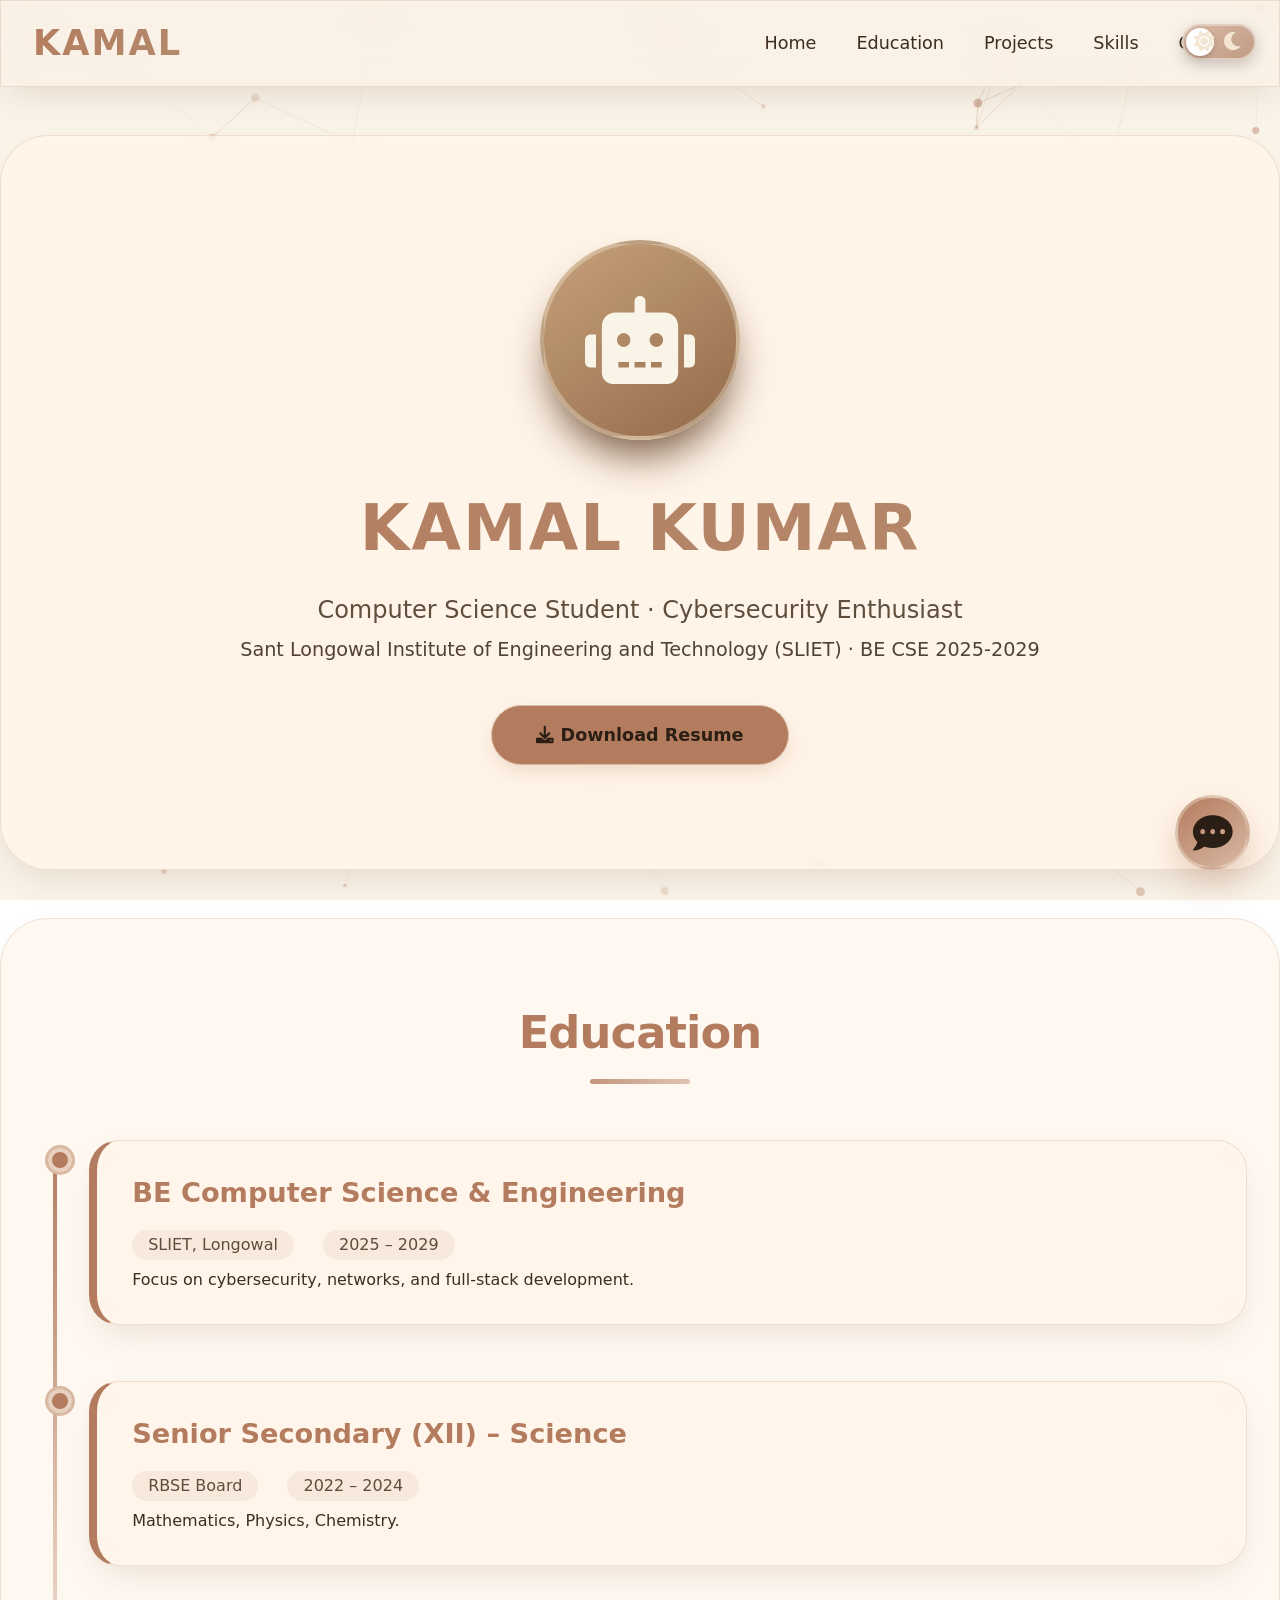
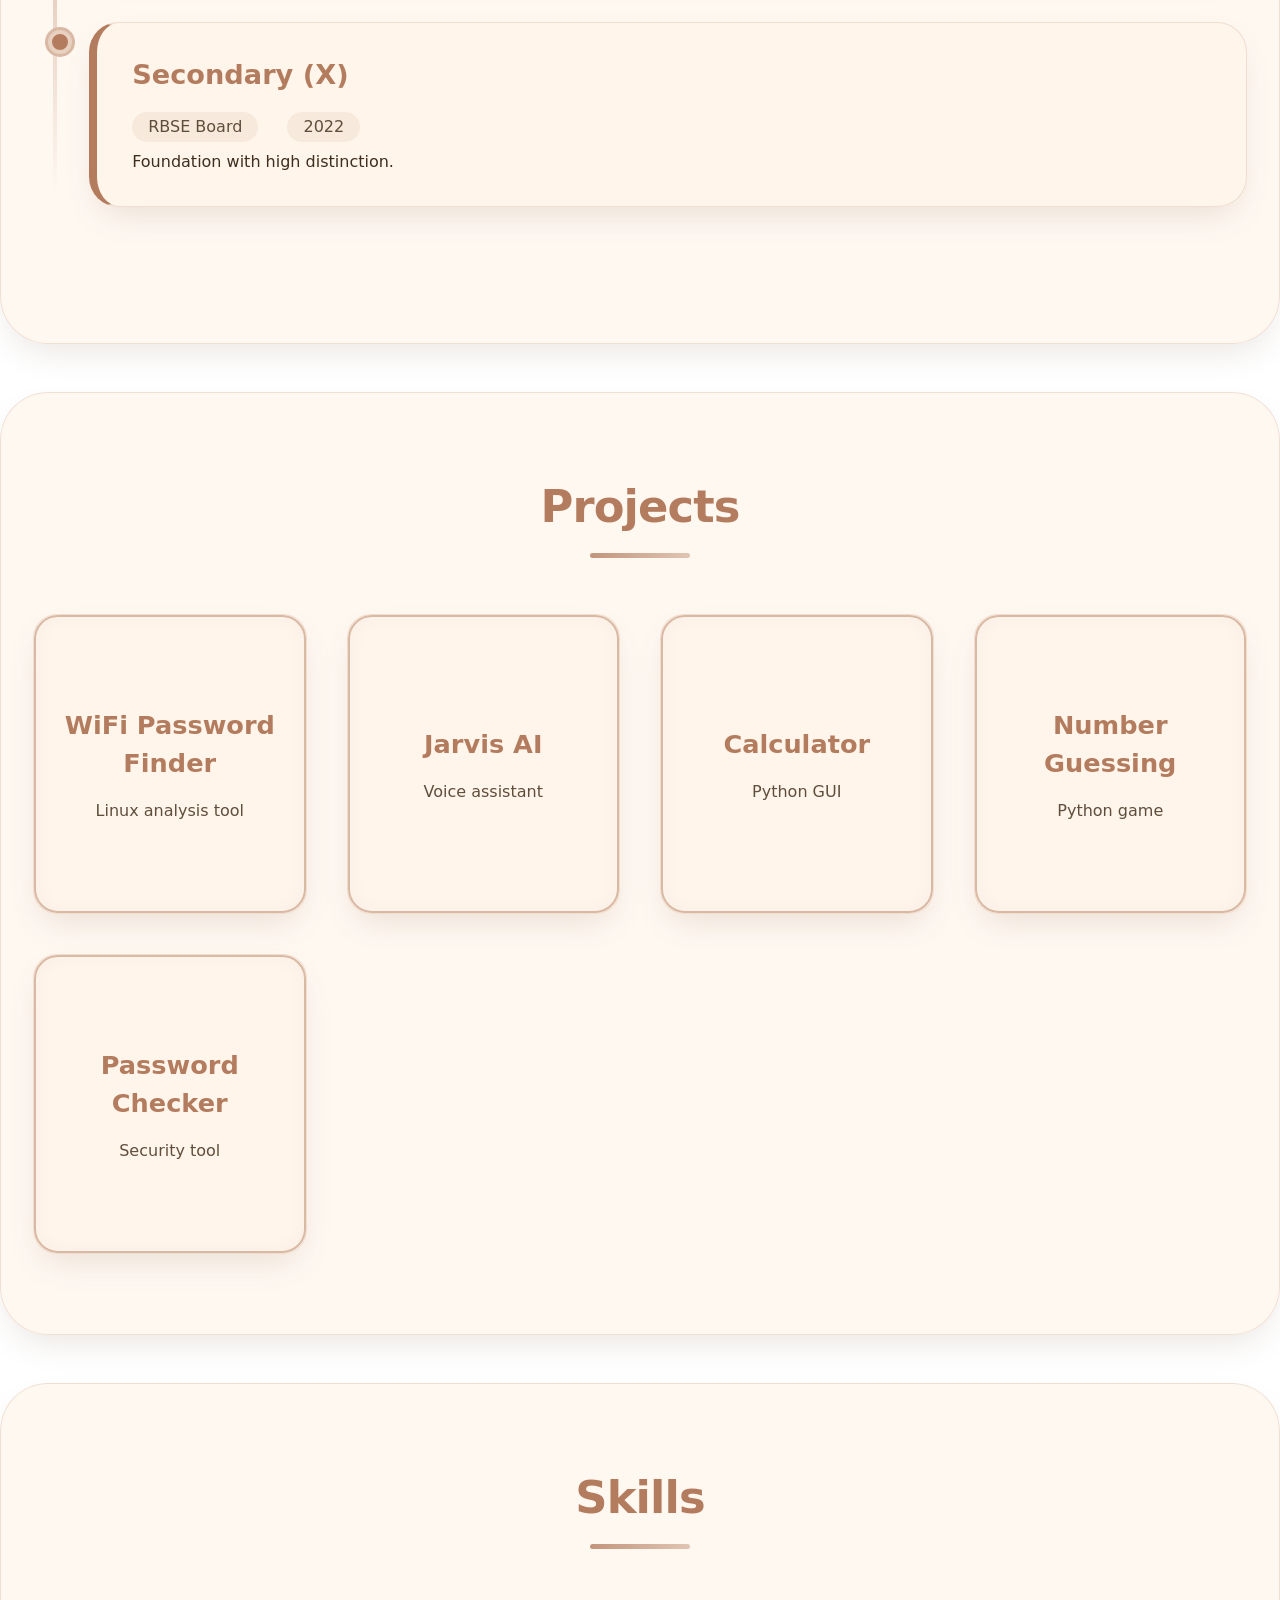
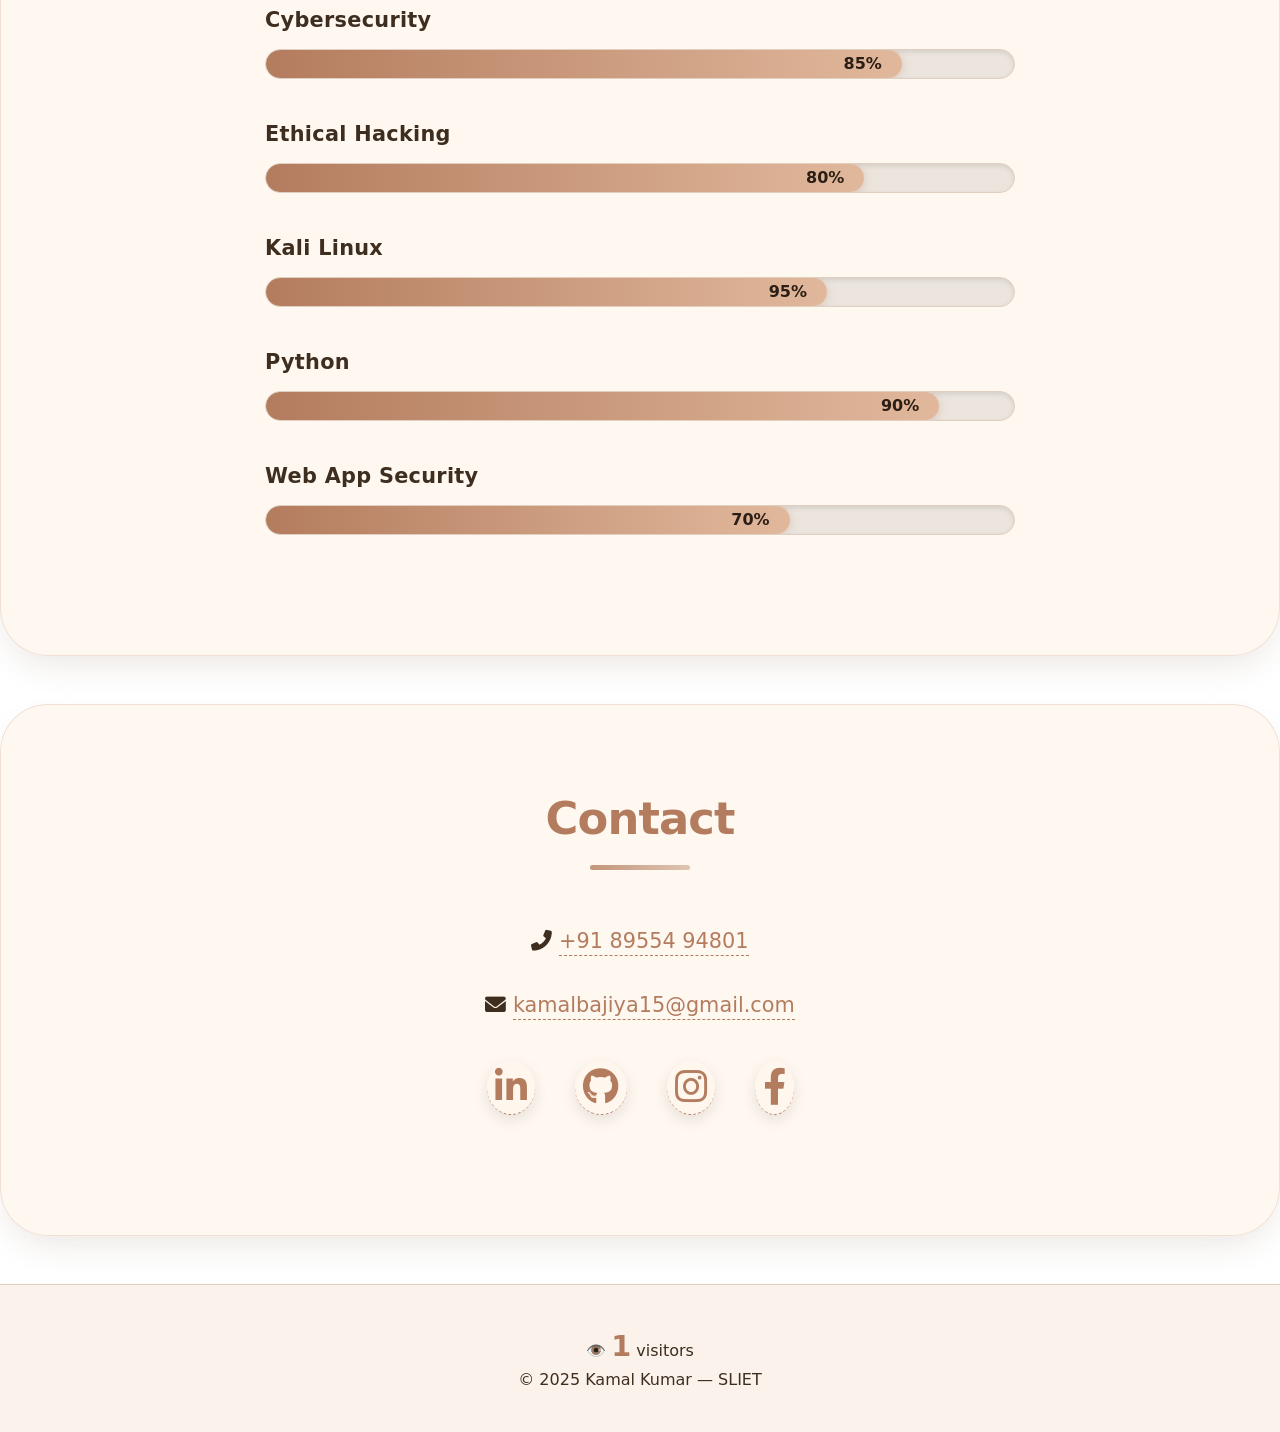
<file: index.html>
<!DOCTYPE html>

<html lang="en">
<head>
  <meta charset="UTF-8">
  <meta name="viewport" content="width=device-width, initial-scale=1.0">
  <title>Kamal Kumar · CS portfolio</title>
  <!-- Font Awesome 6 (free) -->
  <link rel="stylesheet" href="https://cdnjs.cloudflare.com/ajax/libs/font-awesome/6.0.0-beta3/css/all.min.css">
  <style>
    /* ========== style.css ========== */
    /* ----- RESET & PREMIUM BASE ----- */
    * {
      margin: 0;
      padding: 0;
      box-sizing: border-box;
      font-family: 'Inter', 'Segoe UI', Roboto, system-ui, sans-serif;
    }

    html {
      scroll-behavior: smooth;
    }

    body {
      position: relative;
      background-color: #faf3e8;
      transition: background-color 0.4s ease, color 0.3s ease;
      min-height: 100vh;
      overflow-x: hidden;
      line-height: 1.5;
    }

    /* particle canvas (improved) */
    #particle-canvas {
      position: fixed;
      top: 0;
      left: 0;
      width: 100%;
      height: 100%;
      z-index: -1;
      pointer-events: none;
    }

    /* ----- THEME VARIABLES (coffee / beige) ----- */
    body.light-theme {
      --bg-primary: rgba(250, 243, 232, 0.7);
      --bg-card: rgba(255, 245, 235, 0.7);
      --glass-border: rgba(180, 124, 94, 0.2);
      --text-primary: #3e2e1f;
      --text-secondary: #5f4e3c;
      --accent: #b47c5e;
      --accent-light: #d9b8a4;
      --accent-glow: rgba(180, 124, 94, 0.3);
      --shadow: 0 15px 35px -10px rgba(100, 70, 40, 0.15);
      --border: #e0cfc0;
      --nav-bg: rgba(250, 240, 230, 0.8);
      --timeline-line: #bda792;
    }

    body.dark-theme {
      --bg-primary: rgba(40, 30, 22, 0.75);
      --bg-card: rgba(60, 45, 35, 0.8);
      --glass-border: rgba(217, 167, 126, 0.25);
      --text-primary: #f0e2d4;
      --text-secondary: #cfbcab;
      --accent: #d9a77e;
      --accent-light: #8b6f58;
      --accent-glow: rgba(217, 167, 126, 0.3);
      --shadow: 0 15px 35px -5px rgba(0, 0, 0, 0.4);
      --border: #7a6858;
      --nav-bg: rgba(50, 38, 28, 0.9);
      --timeline-line: #ac8f78;
    }

    body {
      background-color: transparent;
      color: var(--text-primary);
    }

    /* ----- GLOBAL STYLES (glassmorphism + spacing) ----- */
    .section, .navbar, .chatbot-window, .card, .timeline-content {
      backdrop-filter: blur(12px) saturate(180%);
      -webkit-backdrop-filter: blur(12px) saturate(180%);
      background-color: var(--bg-card) !important;
      border: 1px solid var(--glass-border);
      box-shadow: var(--shadow);
      transition: background-color 0.3s, border-color 0.3s, box-shadow 0.3s, transform 0.2s;
    }

    .navbar {
      background-color: var(--nav-bg) !important;
    }

    .container {
      max-width: 1280px;
      margin: 0 auto;
      padding: 0 2rem;
    }

    .section {
      padding: 5rem 0;
      margin: 3rem 0;
      border-radius: 3rem;
      background-color: var(--bg-primary);
      box-shadow: var(--shadow);
    }

    .section-title {
      font-size: 2.8rem;
      margin-bottom: 3.5rem;
      text-align: center;
      position: relative;
      color: var(--accent);
      font-weight: 600;
      letter-spacing: -0.02em;
    }
    .section-title::after {
      content: '';
      display: block;
      width: 100px;
      height: 5px;
      background: linear-gradient(90deg, var(--accent), var(--accent-light));
      margin: 0.8rem auto 0;
      border-radius: 8px;
      opacity: 0.8;
    }

    /* improved buttons */
    .btn {
      display: inline-block;
      padding: 1rem 2.8rem;
      background: var(--accent);
      color: #2b1e14;
      font-weight: 600;
      border-radius: 50px;
      text-decoration: none;
      transition: all 0.3s cubic-bezier(0.25, 0.1, 0.15, 1.2);
      border: 1px solid var(--accent-light);
      box-shadow: 0 8px 20px -5px var(--accent-glow);
      font-size: 1.1rem;
    }
    .btn:hover {
      background: var(--accent-light);
      transform: translateY(-4px) scale(1.02);
      box-shadow: 0 15px 30px -5px var(--accent-glow);
      border-color: var(--accent);
    }

    /* theme toggle (refined) */
    .theme-toggle {
      position: fixed;
      top: 24px;
      right: 24px;
      z-index: 1000;
    }
    .theme-toggle-label {
      display: flex;
      align-items: center;
      justify-content: space-between;
      width: 74px;
      height: 36px;
      background: linear-gradient(145deg, #d9b8a4, #c09c84);
      border-radius: 60px;
      padding: 5px;
      position: relative;
      cursor: pointer;
      border: 2px solid var(--border);
      box-shadow: 0 5px 15px rgba(0,0,0,0.2);
    }
    .theme-toggle-label i {
      font-size: 1.3rem;
      color: #f5e6d3;
      z-index: 2;
      transition: color 0.2s;
    }
    .fa-sun { margin-left: 5px; }
    .fa-moon { margin-right: 5px; }
    .ball {
      position: absolute;
      width: 28px;
      height: 28px;
      background: white;
      border-radius: 50%;
      top: 2px;
      left: 2px;
      transition: transform 0.4s cubic-bezier(0.34, 1.3, 0.7, 1);
      z-index: 1;
      box-shadow: 0 2px 5px rgba(0,0,0,0.2);
    }
    #darkmode-toggle:checked + .theme-toggle-label .ball {
      transform: translateX(38px);
    }
    #darkmode-toggle {
      display: none;
    }

    /* ----- NAVIGATION (premium) ----- */
    .navbar {
      position: sticky;
      top: 0;
      z-index: 500;
      backdrop-filter: blur(16px);
      border-bottom: 1px solid var(--glass-border);
    }
    .nav-container {
      display: flex;
      justify-content: space-between;
      align-items: center;
      padding: 1rem 2rem;
    }
    .logo {
      font-size: 2.2rem;
      font-weight: 700;
      background: linear-gradient(135deg, var(--accent), #b48b6e);
      -webkit-background-clip: text;
      -webkit-text-fill-color: transparent;
      background-clip: text;
      letter-spacing: 2px;
    }
    .nav-menu {
      display: flex;
      gap: 2.5rem;
      list-style: none;
    }
    .nav-link {
      text-decoration: none;
      font-weight: 500;
      color: var(--text-primary);
      padding: 0.5rem 0;
      border-bottom: 2px solid transparent;
      transition: 0.2s;
      font-size: 1.1rem;
      position: relative;
    }
    .nav-link::after {
      content: '';
      position: absolute;
      bottom: -2px;
      left: 0;
      width: 0;
      height: 2px;
      background: var(--accent);
      transition: width 0.25s ease;
    }
    .nav-link:hover::after {
      width: 100%;
    }
    .nav-link:hover {
      color: var(--accent);
    }
    .hamburger {
      display: none;
      flex-direction: column;
      cursor: pointer;
    }
    .bar {
      width: 28px;
      height: 3px;
      background: var(--text-primary);
      margin: 3px 0;
      transition: 0.3s;
      border-radius: 3px;
    }

    /* ----- HERO (spacing & animations) ----- */
    .hero-content {
      text-align: center;
      padding: 1.5rem 0;
    }
    .profile-image {
      width: 200px;
      height: 200px;
      margin: 0 auto 2.5rem;
      background: linear-gradient(145deg, #c7a17b, #946b4a);
      border-radius: 50%;
      display: flex;
      align-items: center;
      justify-content: center;
      font-size: 5.5rem;
      color: #faf3e8;
      box-shadow: 0 25px 40px -10px #7a5a44;
      animation: float 5s infinite ease-in-out;
      border: 4px solid rgba(255,255,240,0.3);
    }
    @keyframes float {
      0% { transform: translateY(0); }
      50% { transform: translateY(-15px); }
      100% { transform: translateY(0); }
    }
    .name {
      font-size: 4rem;
      font-weight: 700;
      letter-spacing: 2px;
      background: linear-gradient(120deg, var(--accent), #b48b6e);
      -webkit-background-clip: text;
      -webkit-text-fill-color: transparent;
      background-clip: text;
      margin-bottom: 0.5rem;
    }
    .title {
      font-size: 1.5rem;
      margin: 1rem 0 0.5rem;
      color: var(--text-secondary);
    }
    .college {
      font-size: 1.2rem;
      margin-bottom: 2.5rem;
      opacity: 0.9;
    }

    /* ----- EDUCATION TIMELINE (refined) ----- */
    .timeline {
      position: relative;
      padding-left: 3.5rem;
    }
    .timeline::before {
      content: '';
      position: absolute;
      left: 20px;
      top: 8px;
      height: calc(100% - 20px);
      width: 4px;
      background: linear-gradient(to bottom, var(--accent), var(--accent-light), transparent);
      border-radius: 4px;
    }
    .timeline-item {
      position: relative;
      margin-bottom: 3.5rem;
      animation: slideUp 0.8s forwards;
      opacity: 0;
      transform: translateY(40px);
    }
    .timeline-item.revealed {
      opacity: 1;
      transform: translateY(0);
    }
    .timeline-dot {
      position: absolute;
      left: -41px;
      top: 8px;
      width: 24px;
      height: 24px;
      border-radius: 50%;
      background: var(--accent);
      border: 4px solid var(--bg-card);
      box-shadow: 0 0 0 3px var(--accent-light);
    }
    .timeline-content {
      padding: 2rem 2.2rem;
      border-radius: 30px;
      border-left: 8px solid var(--accent);
      transition: transform 0.2s;
    }
    .timeline-content:hover {
      transform: scale(1.01) translateX(6px);
    }
    .timeline-content h3 {
      color: var(--accent);
      font-size: 1.7rem;
      margin-bottom: 0.5rem;
    }
    .institution, .date {
      display: inline-block;
      margin: 0.5rem 1.5rem 0.5rem 0;
      font-weight: 500;
      color: var(--text-secondary);
      background: rgba(180,124,94,0.1);
      padding: 0.2rem 1rem;
      border-radius: 30px;
    }

    /* ----- PROJECTS 3D FLIP CARDS (premium) ----- */
    .projects-grid {
      display: grid;
      grid-template-columns: repeat(auto-fit, minmax(240px, 1fr));
      gap: 2.5rem;
      margin-top: 2rem;
    }
    .card-container {
      perspective: 1800px;
      height: 300px;
    }
    .card {
      width: 100%;
      height: 100%;
      position: relative;
      transition: transform 0.7s cubic-bezier(0.23, 1, 0.32, 1);
      transform-style: preserve-3d;
      border-radius: 24px;
      cursor: pointer;
      box-shadow: var(--shadow);
    }
    .card-container:hover .card {
      transform: rotateY(180deg) scale(1.02);
    }
    .card-front, .card-back {
      position: absolute;
      width: 100%;
      height: 100%;
      backface-visibility: hidden;
      border-radius: 24px;
      padding: 2rem 1.5rem;
      display: flex;
      flex-direction: column;
      justify-content: center;
      align-items: center;
      text-align: center;
      background: var(--bg-card);
      border: 2px solid var(--accent-light);
      box-shadow: inset 0 0 20px rgba(0,0,0,0.03);
    }
    .card-front h3 {
      color: var(--accent);
      margin-bottom: 1rem;
      font-size: 1.6rem;
    }
    .card-front p {
      color: var(--text-secondary);
    }
    .card-back {
      background: linear-gradient(145deg, var(--accent), var(--accent-light));
      color: #2b1e14;
      transform: rotateY(180deg);
    }
    .card-back p {
      font-weight: 500;
      font-size: 1.1rem;
    }

    /* ----- SKILLS progress bars (sleek) ----- */
    .skills-container {
      max-width: 750px;
      margin: 0 auto;
    }
    .skill-item {
      margin: 2.5rem 0;
    }
    .skill-name {
      font-size: 1.3rem;
      font-weight: 600;
      display: block;
      margin-bottom: 0.8rem;
      letter-spacing: 0.3px;
    }
    .progress-bar {
      width: 100%;
      height: 30px;
      background: rgba(0,0,0,0.08);
      border-radius: 40px;
      overflow: hidden;
      box-shadow: inset 0 2px 5px rgba(0,0,0,0.1);
      border: 1px solid var(--border);
    }
    .progress {
      height: 100%;
      background: linear-gradient(90deg, var(--accent), #e1b89c);
      color: #2b1e14;
      font-weight: 600;
      font-size: 1rem;
      display: flex;
      align-items: center;
      justify-content: flex-end;
      padding-right: 20px;
      border-radius: 40px;
      transition: width 1.3s cubic-bezier(0.2, 0.9, 0.3, 1.1);
      width: 0%;
      box-shadow: 0 2px 10px var(--accent-glow);
    }

    /* ----- CONTACT (elegant) ----- */
    .contact-info {
      text-align: center;
      font-size: 1.3rem;
    }
    .contact-info p {
      margin: 2rem 0;
    }
    .contact-info a {
      color: var(--accent);
      text-decoration: none;
      border-bottom: 1px dashed;
      padding-bottom: 2px;
      transition: 0.2s;
    }
    .contact-info a:hover {
      color: var(--text-secondary);
      border-bottom-style: solid;
    }
    .social-links {
      display: flex;
      gap: 2.5rem;
      justify-content: center;
      margin: 2.5rem 0;
    }
    .social-links a {
      font-size: 2.3rem;
      color: var(--accent);
      transition: all 0.25s;
      display: inline-flex;
      padding: 0.5rem;
      border-radius: 50%;
      background: var(--bg-card);
      box-shadow: 0 5px 15px rgba(0,0,0,0.1);
    }
    .social-links a:hover {
      transform: translateY(-8px) scale(1.1);
      color: var(--accent-light);
      box-shadow: 0 12px 25px var(--accent-glow);
    }

    /* footer */
    footer {
      text-align: center;
      padding: 2.5rem;
      background-color: var(--nav-bg);
      backdrop-filter: blur(12px);
      border-top: 1px solid var(--border);
    }
    #visitor-counter {
      font-weight: 700;
      color: var(--accent);
      font-size: 1.8rem;
    }

    /* ----- FLOATING CHATBOT AI (enhanced) ----- */
    .chatbot-container {
      position: fixed;
      bottom: 30px;
      right: 30px;
      z-index: 999;
    }
    .chatbot-toggle {
      width: 75px;
      height: 75px;
      background: linear-gradient(145deg, var(--accent), var(--accent-light));
      border-radius: 50%;
      display: flex;
      align-items: center;
      justify-content: center;
      font-size: 2.5rem;
      color: #2b1e14;
      cursor: pointer;
      box-shadow: 0 15px 30px var(--accent-glow);
      transition: all 0.25s;
      border: 3px solid rgba(255,255,240,0.3);
    }
    .chatbot-toggle:hover {
      transform: scale(1.12) rotate(5deg);
    }
    .chatbot-window {
      position: absolute;
      bottom: 100px;
      right: 0;
      width: 340px;
      max-height: 480px;
      border-radius: 35px;
      display: none;
      flex-direction: column;
      backdrop-filter: blur(20px);
      border: 2px solid var(--accent-light);
      overflow: hidden;
      box-shadow: 0 25px 50px -10px black;
    }
    .chatbot-window.open {
      display: flex;
      animation: slideUpChat 0.3s ease;
    }
    @keyframes slideUpChat {
      from { opacity: 0; transform: translateY(20px); }
      to { opacity: 1; transform: translateY(0); }
    }
    .chatbot-header {
      background: var(--accent);
      padding: 1.2rem;
      display: flex;
      justify-content: space-between;
      align-items: center;
      color: #2b1e14;
    }
    .close-chat {
      background: none;
      border: none;
      font-size: 1.4rem;
      cursor: pointer;
      color: #2b1e14;
      transition: 0.2s;
    }
    .close-chat:hover { transform: scale(1.2); }
    .chatbot-messages {
      padding: 1.2rem;
      min-height: 270px;
      max-height: 320px;
      overflow-y: auto;
      display: flex;
      flex-direction: column;
      gap: 0.8rem;
    }
    .message {
      padding: 0.7rem 1.2rem;
      border-radius: 25px;
      max-width: 80%;
      word-wrap: break-word;
      background: var(--bg-primary);
      border: 1px solid var(--border);
      animation: popIn 0.2s;
    }
    @keyframes popIn { 0% { opacity:0; transform: scale(0.9); } 100% { opacity:1; transform: scale(1); } }
    .message.bot {
      align-self: flex-start;
      background: var(--accent-light);
      color: #2b1e14;
      border-bottom-left-radius: 5px;
    }
    .message.user {
      align-self: flex-end;
      background: var(--accent);
      color: #2b1e14;
      border-bottom-right-radius: 5px;
    }
    .chatbot-input-area {
      display: flex;
      padding: 1rem;
      border-top: 2px solid var(--border);
    }
    #chat-input {
      flex: 1;
      padding: 0.9rem 1.2rem;
      border: none;
      border-radius: 40px;
      background: var(--bg-primary);
      color: var(--text-primary);
      outline: none;
      font-size: 1rem;
    }
    #send-chat {
      background: var(--accent);
      border: none;
      border-radius: 50%;
      width: 48px;
      height: 48px;
      margin-left: 0.8rem;
      font-size: 1.2rem;
      cursor: pointer;
      color: #2b1e14;
      transition: 0.2s;
    }
    #send-chat:hover { background: var(--accent-light); transform: scale(1.07); }

    /* ----- SCROLL REVEAL (enhanced) ----- */
    .reveal {
      opacity: 0;
      transform: translateY(50px);
      transition: all 0.9s cubic-bezier(0.2, 0.9, 0.3, 1.1);
    }
    .reveal.revealed {
      opacity: 1;
      transform: translateY(0);
    }

    /* ----- RESPONSIVE (perfect spacing) ----- */
    @media (max-width: 768px) {
      .container { padding: 0 1.5rem; }
      .section { padding: 3.5rem 0; margin: 2rem 0; border-radius: 2rem; }
      .nav-menu {
        position: fixed;
        left: -100%;
        top: 72px;
        flex-direction: column;
        background: var(--nav-bg);
        width: 100%;
        text-align: center;
        padding: 2.5rem 0;
        gap: 1.8rem;
        transition: 0.4s;
        backdrop-filter: blur(20px);
        border-bottom: 1px solid var(--border);
      }
      .nav-menu.active { left: 0; }
      .hamburger { display: flex; }
      .section-title { font-size: 2.2rem; }
      .name { font-size: 2.8rem; }
      .profile-image { width: 160px; height: 160px; font-size: 4.5rem; }
      .timeline { padding-left: 2.2rem; }
      .timeline-dot { left: -28px; width: 20px; height: 20px; }
      .projects-grid { gap: 1.8rem; }
      .card-container { height: 260px; }
      .social-links a { font-size: 2rem; }
      .chatbot-window { width: 300px; right: 0; }
    }
    @media (max-width: 480px) {
      .name { font-size: 2.2rem; }
      .btn { padding: 0.8rem 1.8rem; }
    }
  </style>
</head>
<body class="light-theme">
  <canvas id="particle-canvas"></canvas>

  <!-- theme toggle -->
  <div class="theme-toggle">
    <input type="checkbox" id="darkmode-toggle">
    <label for="darkmode-toggle" class="theme-toggle-label">
      <i class="fas fa-sun"></i>
      <i class="fas fa-moon"></i>
      <span class="ball"></span>
    </label>
  </div>

  <!-- navigation -->
  <nav class="navbar">
    <div class="nav-container">
      <div class="logo">KAMAL</div>
      <ul class="nav-menu">
        <li><a href="#home" class="nav-link">Home</a></li>
        <li><a href="#education" class="nav-link">Education</a></li>
        <li><a href="#projects" class="nav-link">Projects</a></li>
        <li><a href="#skills" class="nav-link">Skills</a></li>
        <li><a href="#contact" class="nav-link">Contact</a></li>
      </ul>
      <div class="hamburger">
        <span class="bar"></span><span class="bar"></span><span class="bar"></span>
      </div>
    </div>
  </nav>

  <main>
    <!-- hero -->
    <section id="home" class="section hero reveal">
      <div class="container">
        <div class="hero-content">
          <div class="profile-image"><i class="fas fa-robot"></i></div>
          <h1 class="name">KAMAL KUMAR</h1>
          <p class="title">Computer Science Student · Cybersecurity Enthusiast</p>
          <p class="college">Sant Longowal Institute of Engineering and Technology (SLIET) · BE CSE 2025-2029</p>
          <a href="#" class="btn resume-btn" download><i class="fas fa-download"></i> Download Resume</a>
        </div>
      </div>
    </section>

    <!-- education -->
    <section id="education" class="section reveal">
      <div class="container">
        <h2 class="section-title">Education</h2>
        <div class="timeline">
          <div class="timeline-item">
            <div class="timeline-dot"></div>
            <div class="timeline-content">
              <h3>BE Computer Science & Engineering</h3>
              <span class="institution">SLIET, Longowal</span>
              <span class="date">2025 – 2029</span>
              <p>Focus on cybersecurity, networks, and full-stack development.</p>
            </div>
          </div>
          <div class="timeline-item">
            <div class="timeline-dot"></div>
            <div class="timeline-content">
              <h3>Senior Secondary (XII) – Science</h3>
              <span class="institution">RBSE Board</span>
              <span class="date">2022 – 2024</span>
              <p>Mathematics, Physics, Chemistry.</p>
            </div>
          </div>
          <div class="timeline-item">
            <div class="timeline-dot"></div>
            <div class="timeline-content">
              <h3>Secondary (X)</h3>
              <span class="institution">RBSE Board</span>
              <span class="date">2022</span>
              <p>Foundation with high distinction.</p>
            </div>
          </div>
        </div>
      </div>
    </section>

    <!-- projects 3d cards -->
    <section id="projects" class="section reveal">
      <div class="container">
        <h2 class="section-title">Projects</h2>
        <div class="projects-grid">
          <div class="card-container"><div class="card"><div class="card-front"><h3>WiFi Password Finder</h3><p>Linux analysis tool</p></div><div class="card-back"><p>Python script extracts saved WiFi passwords on Linux (security research).</p></div></div></div>
          <div class="card-container"><div class="card"><div class="card-front"><h3>Jarvis AI</h3><p>Voice assistant</p></div><div class="card-back"><p>Voice-controlled assistant: weather, search, automation using Python.</p></div></div></div>
          <div class="card-container"><div class="card"><div class="card-front"><h3>Calculator</h3><p>Python GUI</p></div><div class="card-back"><p>Tkinter calculator with arithmetic operations and memory.</p></div></div></div>
          <div class="card-container"><div class="card"><div class="card-front"><h3>Number Guessing</h3><p>Python game</p></div><div class="card-back"><p>Interactive CLI game with hints, multiple difficulty levels.</p></div></div></div>
          <div class="card-container"><div class="card"><div class="card-front"><h3>Password Checker</h3><p>Security tool</p></div><div class="card-back"><p>Analyzes password strength, checks against common patterns.</p></div></div></div>
        </div>
      </div>
    </section>

    <!-- skills progress bars -->
    <section id="skills" class="section reveal">
      <div class="container">
        <h2 class="section-title">Skills</h2>
        <div class="skills-container">
          <div class="skill-item"><span class="skill-name">Cybersecurity</span><div class="progress-bar"><div class="progress" data-width="85">85%</div></div></div>
          <div class="skill-item"><span class="skill-name">Ethical Hacking</span><div class="progress-bar"><div class="progress" data-width="80">80%</div></div></div>
          <div class="skill-item"><span class="skill-name">Kali Linux</span><div class="progress-bar"><div class="progress" data-width="75">95%</div></div></div>
          <div class="skill-item"><span class="skill-name">Python</span><div class="progress-bar"><div class="progress" data-width="90">90%</div></div></div>
          <div class="skill-item"><span class="skill-name">Web App Security</span><div class="progress-bar"><div class="progress" data-width="70">70%</div></div></div>
        </div>
      </div>
    </section>

    <!-- contact -->
    <section id="contact" class="section reveal">
      <div class="container">
        <h2 class="section-title">Contact</h2>
        <div class="contact-info">
          <p><i class="fas fa-phone-alt"></i> <a href="tel:+918955494801">+91 89554 94801</a></p>
          <p><i class="fas fa-envelope"></i> <a href="mailto:kamalbajiya15@gmail.com">kamalbajiya15@gmail.com</a></p>
          <div class="social-links">
            <a href="http://www.linkedin.com/in/kamal-kumar-65a6b3372" target="_blank"><i class="fab fa-linkedin-in"></i></a>
            <a href="https://github.com/KAMAL704" target="_blank"><i class="fab fa-github"></i></a>
            <a href="https://www.instagram.com/kamal_kumar_kansar/" target="_blank"><i class="fab fa-instagram"></i></a>
            <a href="https://www.facebook.com/profile.php?id=100052181223492" target="_blank"><i class="fab fa-facebook-f"></i></a>
          </div>
        </div>
      </div>
    </section>
  </main>

  <footer>
    <div class="container">
      <p>👁️ <span id="visitor-counter">0</span> visitors</p>
      <p>© 2025 Kamal Kumar — SLIET</p>
    </div>
  </footer>

  <!-- floating chatbot -->
  <div class="chatbot-container">
    <div class="chatbot-toggle"><i class="fas fa-comment-dots"></i></div>
    <div class="chatbot-window">
      <div class="chatbot-header">
        <h3><i class="fas fa-robot"></i> Kamal AI</h3>
        <button class="close-chat"><i class="fas fa-times"></i></button>
      </div>
      <div class="chatbot-messages">
        <div class="message bot">Hi! I'm Kamal's virtual assistant. Ask about skills, projects, or contact.</div>
      </div>
      <div class="chatbot-input-area">
        <input type="text" id="chat-input" placeholder="Type a message...">
        <button id="send-chat"><i class="fas fa-paper-plane"></i></button>
      </div>
    </div>
  </div>

  <script>
    // ========== script.js (optimized) ==========
    (function() {
      // ----- particle background (premium) -----
      const canvas = document.getElementById('particle-canvas');
      const ctx = canvas.getContext('2d');
      let width, height, particles = [];

      function initParticles() {
        width = window.innerWidth;
        height = window.innerHeight;
        canvas.width = width;
        canvas.height = height;
        particles = [];
        const particleCount = 80;
        for (let i = 0; i < particleCount; i++) {
          particles.push({
            x: Math.random() * width,
            y: Math.random() * height,
            radius: Math.random() * 3.5 + 1.8,
            speedX: (Math.random() - 0.5) * 0.25,
            speedY: (Math.random() - 0.5) * 0.15,
            color: `rgba(180, 124, 94, ${Math.random() * 0.35 + 0.15})`
          });
        }
      }

      function drawParticles() {
        ctx.clearRect(0, 0, width, height);
        ctx.fillStyle = '#faf3e8';
        ctx.fillRect(0, 0, width, height);
        for (let p of particles) {
          ctx.beginPath();
          ctx.arc(p.x, p.y, p.radius, 0, Math.PI * 2);
          ctx.fillStyle = p.color;
          ctx.fill();
          for (let other of particles) {
            const dx = p.x - other.x, dy = p.y - other.y;
            const dist = Math.sqrt(dx*dx + dy*dy);
            if (dist < 130 && dist > 0) {
              ctx.beginPath();
              ctx.strokeStyle = `rgba(160, 120, 90, ${0.18 - dist/900})`;
              ctx.lineWidth = 0.9;
              ctx.moveTo(p.x, p.y);
              ctx.lineTo(other.x, other.y);
              ctx.stroke();
            }
          }
          p.x += p.speedX; p.y += p.speedY;
          if (p.x < 0 || p.x > width) p.speedX *= -1;
          if (p.y < 0 || p.y > height) p.speedY *= -1;
        }
        requestAnimationFrame(drawParticles);
      }
      window.addEventListener('resize', () => { initParticles(); });
      initParticles();
      drawParticles();

      // ----- dark/light mode toggle -----
      const toggle = document.getElementById('darkmode-toggle');
      const body = document.body;
      if (localStorage.getItem('theme') === 'dark') {
        body.classList.replace('light-theme', 'dark-theme');
        toggle.checked = true;
      } else {
        body.classList.add('light-theme');
      }
      toggle.addEventListener('change', () => {
        if (toggle.checked) {
          body.classList.replace('light-theme', 'dark-theme');
          localStorage.setItem('theme', 'dark');
        } else {
          body.classList.replace('dark-theme', 'light-theme');
          localStorage.setItem('theme', 'light');
        }
      });

      // ----- visitor counter (localStorage) -----
      const counterSpan = document.getElementById('visitor-counter');
      let visits = localStorage.getItem('visitorCount') ? parseInt(localStorage.getItem('visitorCount')) : 0;
      visits += 1;
      localStorage.setItem('visitorCount', visits);
      counterSpan.textContent = visits;

      // ----- mobile menu -----
      const hamburger = document.querySelector('.hamburger');
      const navMenu = document.querySelector('.nav-menu');
      hamburger.addEventListener('click', () => {
        navMenu.classList.toggle('active');
      });
      document.querySelectorAll('.nav-link').forEach(link => {
        link.addEventListener('click', () => navMenu.classList.remove('active'));
      });

      // ----- scroll reveal + skill bars animation (with IntersectionObserver) -----
      const revealElements = document.querySelectorAll('.reveal, .timeline-item, .progress');
      const observer = new IntersectionObserver((entries) => {
        entries.forEach(entry => {
          if (entry.isIntersecting) {
            entry.target.classList.add('revealed');
            if (entry.target.classList.contains('progress')) {
              const width = entry.target.getAttribute('data-width');
              if (width) entry.target.style.width = width + '%';
            }
          }
        });
      }, { threshold: 0.2, rootMargin: '0px 0px -60px 0px' });

      revealElements.forEach(el => observer.observe(el));

      // ----- smooth scrolling for nav -----
      document.querySelectorAll('.nav-link').forEach(link => {
        link.addEventListener('click', function(e) {
          e.preventDefault();
          const targetId = this.getAttribute('href');
          document.querySelector(targetId).scrollIntoView({ behavior: 'smooth' });
        });
      });

      // ----- floating chatbot (smooth) -----
      const chatToggle = document.querySelector('.chatbot-toggle');
      const chatWindow = document.querySelector('.chatbot-window');
      const closeChat = document.querySelector('.close-chat');
      const sendBtn = document.getElementById('send-chat');
      const chatInput = document.getElementById('chat-input');
      const messagesContainer = document.querySelector('.chatbot-messages');

      chatToggle.addEventListener('click', () => {
        chatWindow.classList.toggle('open');
      });
      closeChat.addEventListener('click', () => {
        chatWindow.classList.remove('open');
      });

      function addMessage(text, sender) {
        const msgDiv = document.createElement('div');
        msgDiv.classList.add('message', sender);
        msgDiv.textContent = text;
        messagesContainer.appendChild(msgDiv);
        messagesContainer.scrollTop = messagesContainer.scrollHeight;
      }

      function botReply(userMsg) {
        const lower = userMsg.toLowerCase();
        if (lower.includes('hi') || lower.includes('hello')) return "Hello! 👋 How can I assist?";
        if (lower.includes('skill')) return "Kamal's skills: Cybersecurity, Python, Kali, Ethical Hacking, Web Security.";
        if (lower.includes('project')) return "He has built Jarvis AI, WiFi Password Finder, and more! Check projects section.";
        if (lower.includes('contact') || lower.includes('email')) return "You can reach him at kamalbajiya15@gmail.com";
        if (lower.includes('resume')) return "The download resume button is in the hero section.";
        return "I'm a demo AI, but Kamal will reply if you email him!";
      }

      sendBtn.addEventListener('click', () => {
        const msg = chatInput.value.trim();
        if (msg === '') return;
        addMessage(msg, 'user');
        chatInput.value = '';
        setTimeout(() => {
          addMessage(botReply(msg), 'bot');
        }, 400);
      });
      chatInput.addEventListener('keypress', (e) => {
        if (e.key === 'Enter') sendBtn.click();
      });

      // set progress initial width 0
      document.querySelectorAll('.progress').forEach(p => { p.style.width = '0%'; });
    })();
  </script>
</body>
</html>
</file>
